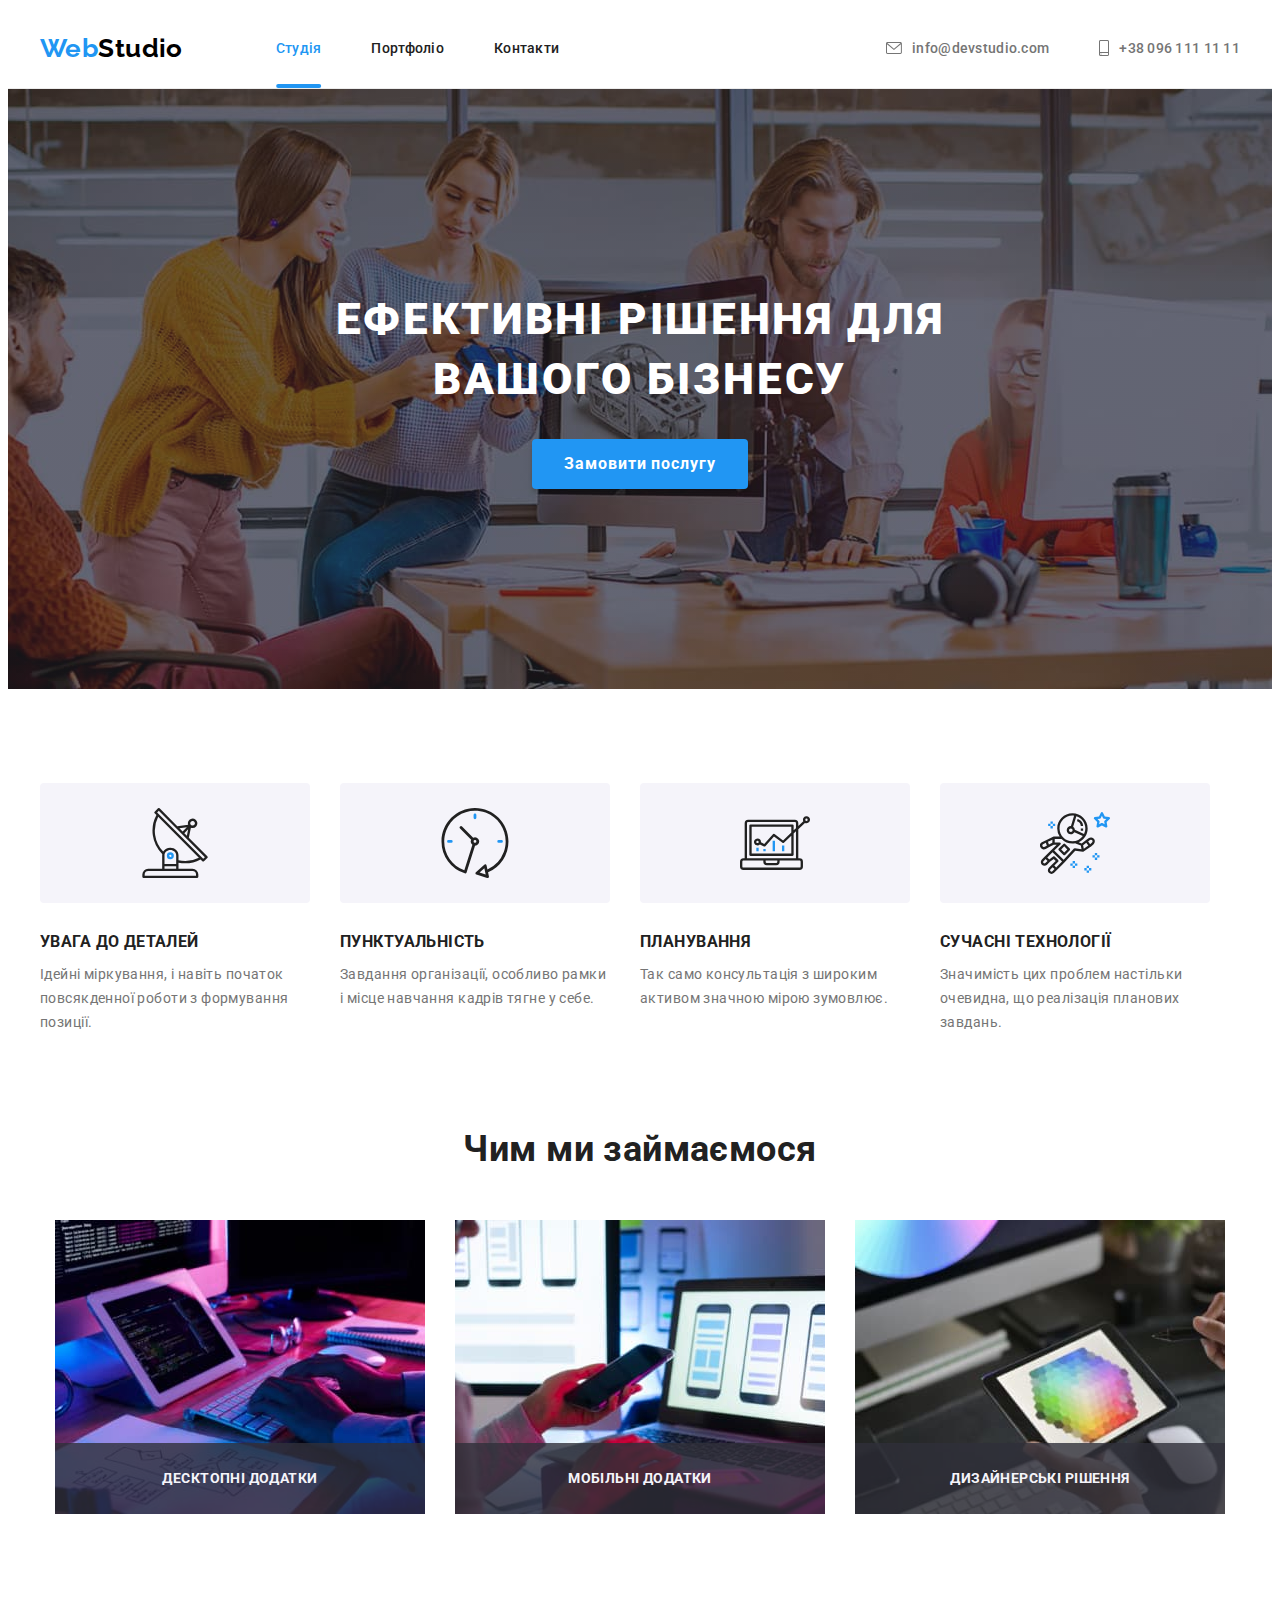
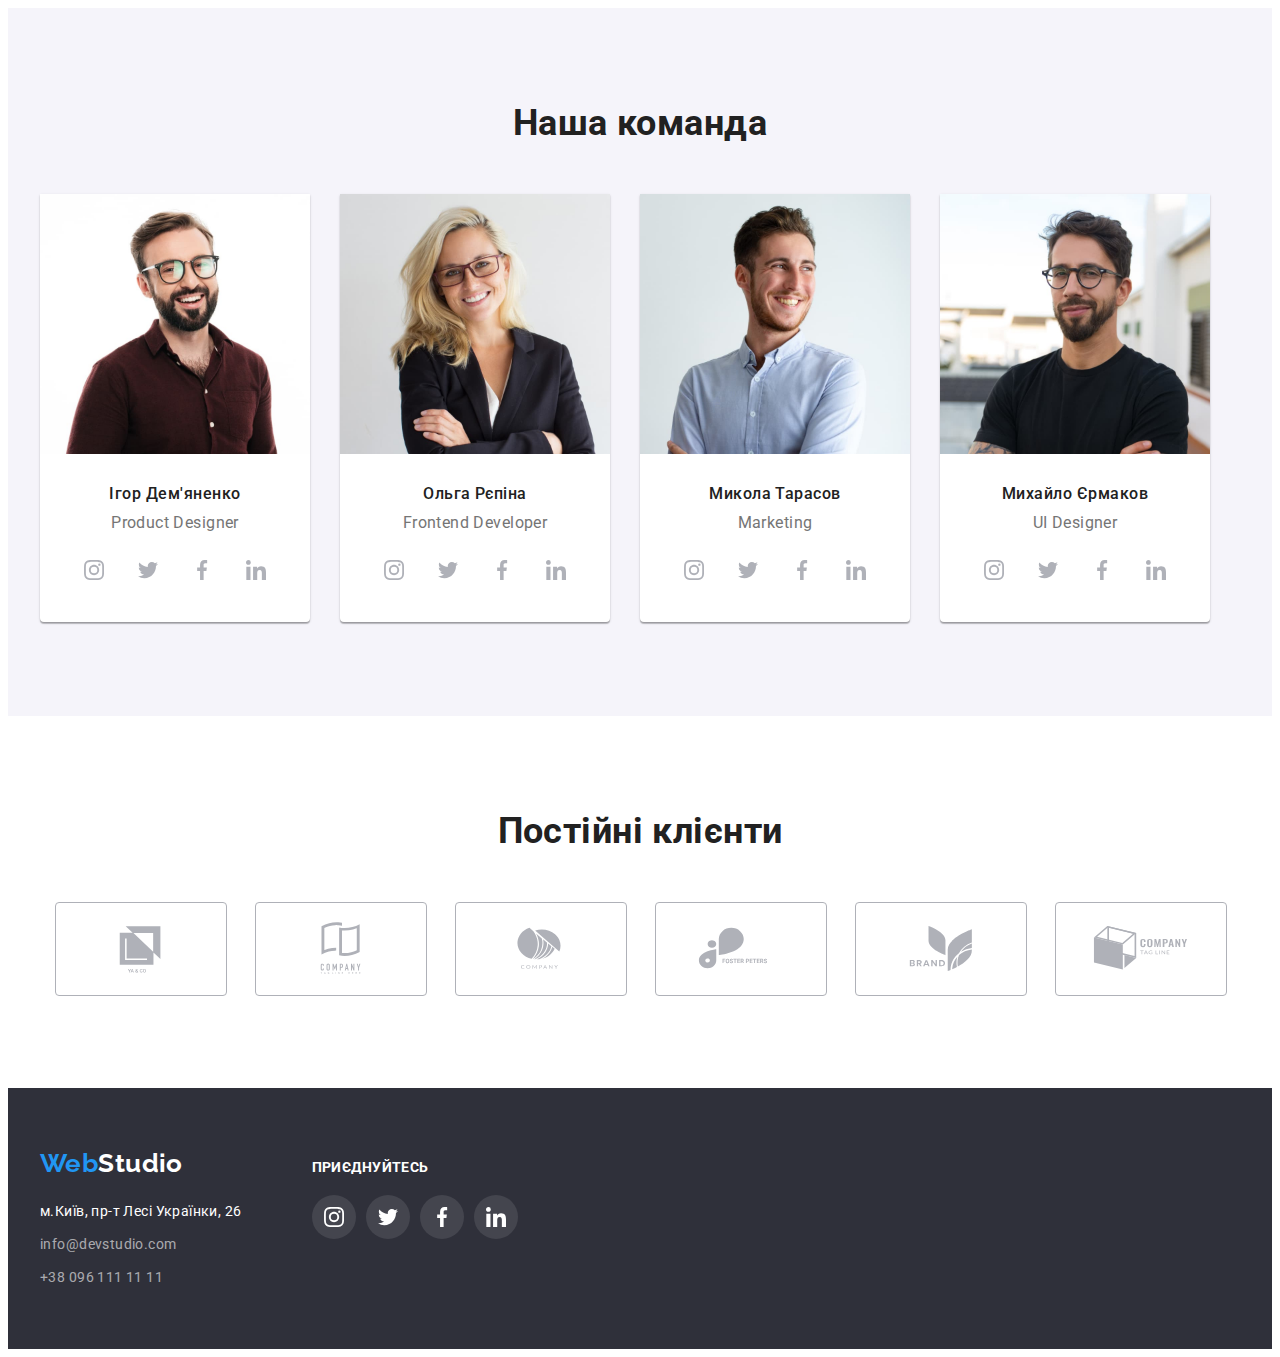
<file: index.html>
<!DOCTYPE html>
<html lang="uk">
  <head>
    <meta charset="UTF-8" />
    <meta http-equiv="X-UA-Compatible" content="IE=edge" />
    <meta name="viewport" content="width=device-width, initial-scale=1.0" />
    <title>Document</title>
    <link rel="preconnect" href="https://fonts.googleapis.com" />
    <link rel="preconnect" href="https://fonts.gstatic.com" crossorigin />

    <!-- Modern normalize -->
    <link
      rel="stylesheet"
      href="https://cdnjs.cloudflare.com/ajax/libs/modern-normalize/1.1.0/modern-normalize.min.css"
      integrity="sha512-wpPYUAdjBVSE4KJnH1VR1HeZfpl1ub8YT/NKx4PuQ5NmX2tKuGu6U/JRp5y+Y8XG2tV+wKQpNHVUX03MfMFn9Q=="
      crossorigin="anonymous"
      referrerpolicy="no-referrer"
    />

    <!-- Шріфти -->

    <link
      href="https://fonts.googleapis.com/css2?family=Raleway:wght@700&family=Roboto:wght@400;500;700;900&display=swap"
      rel="stylesheet"
    />

    <link rel="stylesheet" href="./css/styles.css" />
  </head>
  <body>
    <!-- Нвігаціяя сайту -->

    <header class="page-header">
      <div class="header-container container">
        <a href="./index.html" class="logo">
          <span class="accent">Web</span>Studio
        </a>
        <nav>
          <ul class="sitenav list">
            <li class="sitenav-item">
              <a href="./index.html" class="sitenav-link link current"
                >Студія</a
              >
            </li>
            <li class="sitenav-item">
              <a href="./portfolio.html" class="sitenav-link link">Портфоліо</a>
            </li>
            <li class="sitenav-item">
              <a href="" class="sitenav-link link">Контакти</a>
            </li>
          </ul>
        </nav>
        <ul class="header-contacts list">
          <li class="contacts-item">
            <a href="mailto:info@devstudio.com" class="contacts-link link">
              <svg class="contacts-icon" width="16" height="12">
                <use href="./images/icons.svg#envelope"></use>
              </svg>
              info@devstudio.com
            </a>
          </li>
          <li>
            <a href="tel:+380961111111" class="contacts-link link">
              <svg class="contacts-icon" width="10" height="16">
                <use href="./images/icons.svg#smartphone"></use>
              </svg>
              +38 096 111 11 11</a
            >
          </li>
        </ul>
      </div>
    </header>

    <!-- Головна частина сайту -->

    <main>
      <!-- Герой -->
      <section class="hero">
        <div class="hero-container container">
          <h1 class="hero-title">Ефективні рішення для вашого бізнесу</h1>
          <button type="button" class="button primary" data-modal-open>Замовити послугу</button>
        </div>
      </section>
      <!-- Переваги -->
      <section class="section">
        <div class="benefits-container container">
          <h2 class="hidden">Переваги</h2>
          <ul class="benefits-list list">
            <li class="benefits-item">
              <div class="icon-container">
                <svg class="benefits-icon" width="70" height="70">
                  <use href="./images/icons.svg#antenna"></use>
                </svg>
              </div>
              <h3 class="benefits-title">УВАГА ДО ДЕТАЛЕЙ</h3>
              <p class="benefits-text">
                Ідейні міркування, і навіть початок повсякденної роботи з
                формування позиції.
              </p>
            </li>
            <li class="benefits-item">
              <div class="icon-container">
                <svg class="benefits-icon" width="70" height="70">
                  <use href="./images/icons.svg#clock"></use>
                </svg>
              </div>
              <h3 class="benefits-title">ПУНКТУАЛЬНІСТЬ</h3>
              <p class="benefits-text">
                Завдання організації, особливо рамки і місце навчання кадрів
                тягне у себе.
              </p>
            </li>
            <li class="benefits-item">
              <div class="icon-container">
                <svg class="benefits-icon" width="70" height="70">
                  <use href="./images/icons.svg#diagram"></use>
                </svg>
              </div>
              <h3 class="benefits-title">ПЛАНУВАННЯ</h3>
              <p class="benefits-text">
                Так само консультація з широким активом значною мірою зумовлює.
              </p>
            </li>
            <li class="benefits-item">
              <div class="icon-container">
                <svg class="benefits-icon" width="70" height="70">
                  <use href="./images/icons.svg#astronaut"></use>
                </svg>
              </div>
              <h3 class="benefits-title">СУЧАСНІ ТЕХНОЛОГІЇ</h3>
              <p class="benefits-text">
                Значимість цих проблем настільки очевидна, що реалізація
                планових завдань.
              </p>
            </li>
          </ul>
        </div>
      </section>
      <!-- Наші можливості -->
      <section class="capabilities-section section">
        <div class="capabilities-container container">
          <h2 class="section-title">Чим ми займаємося</h2>
          <ul class="capabilities-list list">
            <li class="capabilities-item">
              <div class="block">
                <img
                  src="./images/box1.jpg"
                  alt="процес"
                  width="370"
                  height="294"
                />
                <div class="inscription">
                  <p class="inscription-text">Десктопні додатки</p>
                </div>
              </div>
            </li>
            <li class="capabilities-item">
              <div class="block">
              <img
                src="./images/box2.jpg"
                alt="процес"
                width="370"
                height="294"
              />
              <div class="inscription">
                  <p class="inscription-text">Мобільні додатки</p>
                </div>
              </div>
            </li>
            <li class="capabilities-item">
              <div class="block">
              <img
                src="./images/box3.jpg"
                alt="процес"
                width="370"
                height="294"
              />
              <div class="inscription">
                  <p class="inscription-text">Дизайнерські рішення</p>
                </div>
              </div>
            </li>
          </ul>
        </div>
      </section>
      <!-- Наша команда -->
      <section class="section team">
        <div class="container-team container">
          <h2 class="section-title">Наша команда</h2>
          <ul class="workers-list list">
            <li class="cards">
              <img
                src="./images/team_1.jpg"
                alt="Працівник"
                width="270"
                height="260"
              />
              <div class="cards-text">
                <h3 class="workers-title">Ігор Дем'яненко</h3>
                <p class="workers-profession">Product Designer</p>
                <ul class="socials list">
                  <li class="socials-item">
                    <a
                      href="https://www.instagram.com"
                      class="socials-link link"
                      target="_blank"
                      rel="noopener noreferrer"
                      aria-label="Instagram icon"
                    >
                      <svg class="socials-icon" width="20" height="20">
                        <use href="./images/icons.svg#instagram"></use></svg
                    ></a>
                  </li>
                  <li class="socials-item">
                    <a
                      href="https://twitter.com"
                      class="socials-link link"
                      target="_blank"
                      rel="noopener noreferrer"
                      aria-label="Twitter icon"
                      ><svg class="socials-icon" width="20" height="20">
                        <use href="./images/icons.svg#twitter"></use></svg
                    ></a>
                  </li>
                  <li class="socials-item">
                    <a
                      href="https://facebook.com"
                      class="socials-link link"
                      target="_blank"
                      rel="noopener noreferrer"
                      aria-label="Facebook icon"
                      ><svg class="socials-icon" width="20" height="20">
                        <use href="./images/icons.svg#facebook"></use></svg
                    ></a>
                  </li>
                  <li class="socials-item">
                    <a
                      href="https://linkedin.com/"
                      class="socials-link link"
                      target="_blank"
                      rel="noopener noreferrer"
                      aria-label="Linkedin icon"
                      ><svg class="socials-icon" width="20" height="20">
                        <use href="./images/icons.svg#linkedin"></use></svg
                    ></a>
                  </li>
                </ul>
              </div>
            </li>
            <li class="cards">
              <img
                src="./images/team_2.jpg"
                alt="Працівник"
                width="270"
                height="260"
              />
              <div class="cards-text">
                <h3 class="workers-title">Ольга Рєпіна</h3>
                <p class="workers-profession">Frontend Developer</p>
                <ul class="socials list">
                  <li class="socials-item">
                    <a
                      href="https://www.instagram.com"
                      class="socials-link link"
                      target="_blank"
                      rel="noopener noreferrer"
                      aria-label="Instagram icon"
                    >
                      <svg class="socials-icon" width="20" height="20">
                        <use href="./images/icons.svg#instagram"></use></svg
                    ></a>
                  </li>
                  <li class="socials-item">
                    <a
                      href="https://twitter.com"
                      class="socials-link link"
                      target="_blank"
                      rel="noopener noreferrer"
                      aria-label="Twitter icon"
                      ><svg class="socials-icon" width="20" height="20">
                        <use href="./images/icons.svg#twitter"></use></svg
                    ></a>
                  </li>
                  <li class="socials-item">
                    <a
                      href="https://facebook.com"
                      class="socials-link link"
                      target="_blank"
                      rel="noopener noreferrer"
                      aria-label="Facebook icon"
                      ><svg class="socials-icon" width="20" height="20">
                        <use href="./images/icons.svg#facebook"></use></svg
                    ></a>
                  </li>
                  <li class="socials-item">
                    <a
                      href="https://linkedin.com/"
                      class="socials-link link"
                      target="_blank"
                      rel="noopener noreferrer"
                      aria-label="Linkedin icon"
                      ><svg class="socials-icon" width="20" height="20">
                        <use href="./images/icons.svg#linkedin"></use></svg
                    ></a>
                  </li>
                </ul>
              </div>
            </li>
            <li class="cards">
              <img
                src="./images/team_3.jpg"
                alt="Працівник"
                width="270"
                height="260"
              />
              <div class="cards-text">
                <h3 class="workers-title">Микола Тарасов</h3>
                <p class="workers-profession">Marketing</p>
                <ul class="socials list">
                  <li class="socials-item">
                    <a
                      href="https://www.instagram.com"
                      class="socials-link link"
                      target="_blank"
                      rel="noopener noreferrer"
                      aria-label="Instagram icon"
                    >
                      <svg class="socials-icon" width="20" height="20">
                        <use href="./images/icons.svg#instagram"></use></svg
                    ></a>
                  </li>
                  <li class="socials-item">
                    <a
                      href="https://twitter.com"
                      class="socials-link link"
                      target="_blank"
                      rel="noopener noreferrer"
                      aria-label="Twitter icon"
                      ><svg class="socials-icon" width="20" height="20">
                        <use href="./images/icons.svg#twitter"></use></svg
                    ></a>
                  </li>
                  <li class="socials-item">
                    <a
                      href="https://facebook.com"
                      class="socials-link link"
                      target="_blank"
                      rel="noopener noreferrer"
                      aria-label="Facebook icon"
                      ><svg class="socials-icon" width="20" height="20">
                        <use href="./images/icons.svg#facebook"></use></svg
                    ></a>
                  </li>
                  <li class="socials-item">
                    <a
                      href="https://linkedin.com/"
                      class="socials-link link"
                      target="_blank"
                      rel="noopener noreferrer"
                      aria-label="Linkedin icon"
                      ><svg class="socials-icon" width="20" height="20">
                        <use href="./images/icons.svg#linkedin"></use></svg
                    ></a>
                  </li>
                </ul>
              </div>
            </li>
            <li class="cards">
              <img
                src="./images/team_4.jpg"
                alt="Працівник"
                width="270"
                height="260"
              />
              <div class="cards-text">
                <h3 class="workers-title">Михайло Єрмаков</h3>
                <p class="workers-profession">UI Designer</p>
                <ul class="socials list">
                  <li class="socials-item">
                    <a
                      href="https://www.instagram.com"
                      class="socials-link link"
                      target="_blank"
                      rel="noopener noreferrer"
                      aria-label="Instagram icon"
                    >
                      <svg class="socials-icon" width="20" height="20">
                        <use href="./images/icons.svg#instagram"></use></svg
                    ></a>
                  </li>
                  <li class="socials-item">
                    <a
                      href="https://twitter.com"
                      class="socials-link link"
                      target="_blank"
                      rel="noopener noreferrer"
                      aria-label="Twitter icon"
                      ><svg class="socials-icon" width="20" height="20">
                        <use href="./images/icons.svg#twitter"></use></svg
                    ></a>
                  </li>
                  <li class="socials-item">
                    <a
                      href="https://facebook.com"
                      class="socials-link link"
                      target="_blank"
                      rel="noopener noreferrer"
                      aria-label="Facebook icon"
                      ><svg class="socials-icon" width="20" height="20">
                        <use href="./images/icons.svg#facebook"></use></svg
                    ></a>
                  </li>
                  <li class="socials-item">
                    <a
                      href="https://linkedin.com/"
                      class="socials-link link"
                      target="_blank"
                      rel="noopener noreferrer"
                      aria-label="Linkedin icon"
                      ><svg class="socials-icon" width="20" height="20">
                        <use href="./images/icons.svg#linkedin"></use></svg
                    ></a>
                  </li>
                </ul>
              </div>
            </li>
          </ul>
        </div>
      </section>
      <!-- Постійні клієнти -->
      <sectin class="section clients">
        <div class="container-clients container">
          <h2 class="section-title">Постійні клієнти</h2>
          <ul class="clients-list list">
            <li class="clients-item">
              <a
                href=""
                class="clients-link link"
                target=""
                rel="noopener noreferrer"
                aria-label="icon"
              >
                <svg class="clients-icon" width="106" height="60">
                  <use href="./images/icons.svg#Logo1"></use></svg
              ></a>
            </li>
            <li class="clients-item">
              <a
                href=""
                class="clients-link link"
                target=""
                rel="noopener noreferrer"
                aria-label="icon"
              >
                <svg class="clients-icon" width="106" height="60">
                  <use href="./images/icons.svg#Logo2"></use></svg
              ></a>
            </li>
            <li class="clients-item">
              <a
                href=""
                class="clients-link link"
                target=""
                rel="noopener noreferrer"
                aria-label="icon"
              >
                <svg class="clients-icon" width="106" height="60">
                  <use href="./images/icons.svg#Logo3"></use></svg
              ></a>
            </li>
            <li class="clients-item">
              <a
                href=""
                class="clients-link link"
                target=""
                rel="noopener noreferrer"
                aria-label="icon"
              >
                <svg class="clients-icon" width="106" height="60">
                  <use href="./images/icons.svg#Logo4"></use></svg
              ></a>
            </li>
            <li class="clients-item">
              <a
                href=""
                class="clients-link link"
                target=""
                rel="noopener noreferrer"
                aria-label="icon"
              >
                <svg class="clients-icon" width="106" height="60">
                  <use href="./images/icons.svg#Logo5"></use></svg
              ></a>
            </li>
            <li class="clients-item">
              <a
                href=""
                class="clients-link link"
                target=""
                rel="noopener noreferrer"
                aria-label="icon"
              >
                <svg class="clients-icon" width="106" height="60">
                  <use href="./images/icons.svg#Logo6"></use></svg
              ></a>
            </li>
          </ul>
        </div>
      </sectin>
    </main>

    <!-- Підвал -->

    <footer class="footer">
      <div class="footer-container container">
        <div class="communication-container">
          <a href="./index.html" class="footer-logo">
            <span class="accent">Web</span>Studio
          </a>
          <address>
            <ul class="communication-list list">
              <li class="communication-item">
                <a href="" class="link addres">м.Київ, пр-т Лесі Українки, 26</a>
              </li>
              <li class="communication-item">
                <a href="mailto:info@devstudio.com" class="link contacts"
                  >info@devstudio.com</a
                >
              </li>
              <li class="communication-item">
                <a href="tel:+380961111111" class="link contacts"
                  >+38 096 111 11 11</a
                >
              </li>
            </ul>
          </address>
        </div>
        <div class="socials-container">
          <p class="socials-title">приєднуйтесь</p>
          <ul class="footer-socials list">
            <li class="footer-socials-item">
              <a
                href="https://www.instagram.com"
                class="footer-socials-link link"
                target="_blank"
                rel="noopener noreferrer"
                aria-label="Instagram icon"
              >
                <svg class="footer-socials-icon" width="20" height="20">
                  <use href="./images/icons.svg#instagram"></use></svg
              ></a>
            </li>
            <li class="footer-socials-item">
              <a
                href="https://twitter.com"
                class="footer-socials-link link"
                target="_blank"
                rel="noopener noreferrer"
                aria-label="Twitter icon"
                ><svg class="footer-socials-icon" width="20" height="20">
                  <use href="./images/icons.svg#twitter"></use></svg
              ></a>
            </li>
            <li class="footer-socials-item">
              <a
                href="https://facebook.com"
                class="footer-socials-link link"
                target="_blank"
                rel="noopener noreferrer"
                aria-label="Facebook icon"
                ><svg class="footer-socials-icon" width="20" height="20">
                  <use href="./images/icons.svg#facebook"></use></svg
              ></a>
            </li>
            <li class="footer-socials-item">
              <a
                href="https://linkedin.com/"
                class="footer-socials-link link"
                target="_blank"
                rel="noopener noreferrer"
                aria-label="Linkedin icon"
                ><svg class="footer-socials-icon" width="20" height="20">
                  <use href="./images/icons.svg#linkedin"></use></svg
              ></a>
            </li>
          </ul>
        </div>
      </div>
    </footer>

<!-- Modal window -->
<div class="backdrop is-hidden" data-modal>
  <div class="modal">
    <button type="button" class="modal-btn" data-modal-close>
      <svg class="modal-icon" width="18" height="18">
      <use href="./images/icons.svg#close"></use>
    </svg></button>
  </div>
</div>
    <script src="./js/modal.js"></script>
  </body>
</html>
</file>
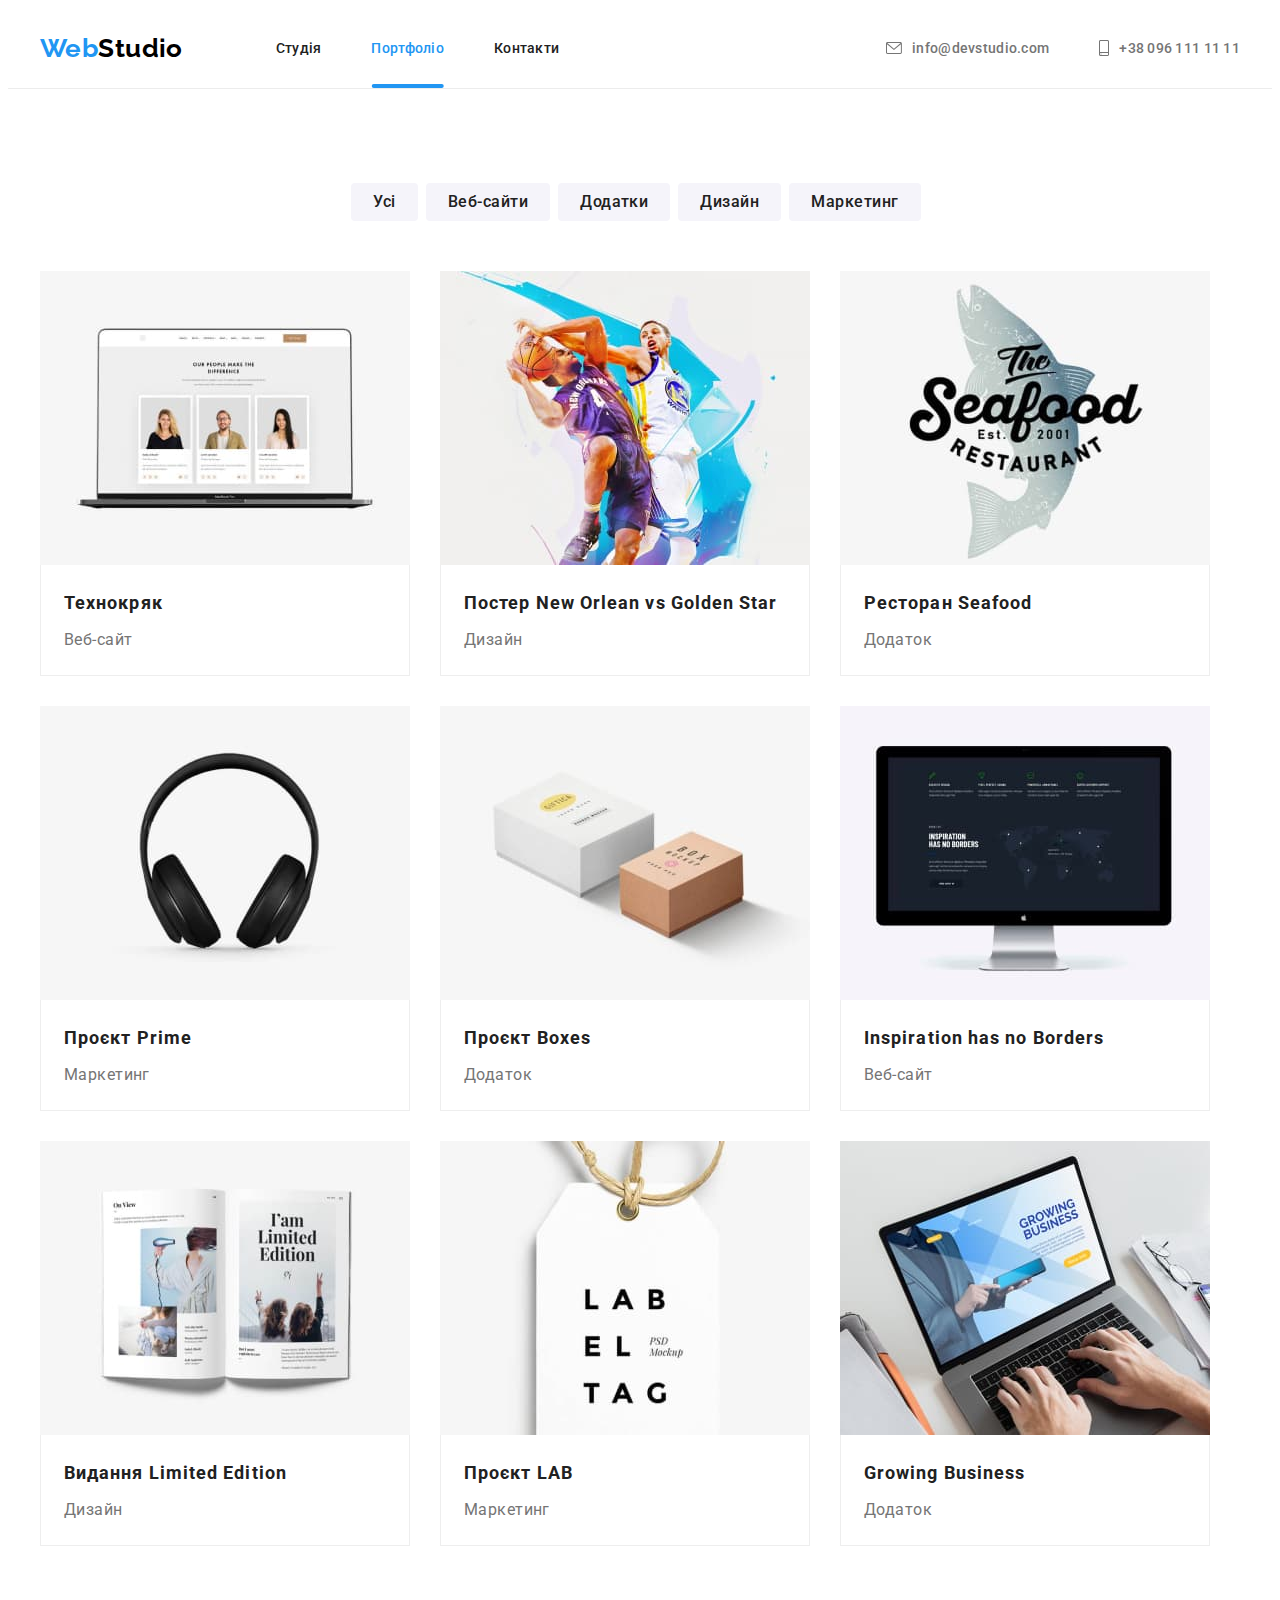
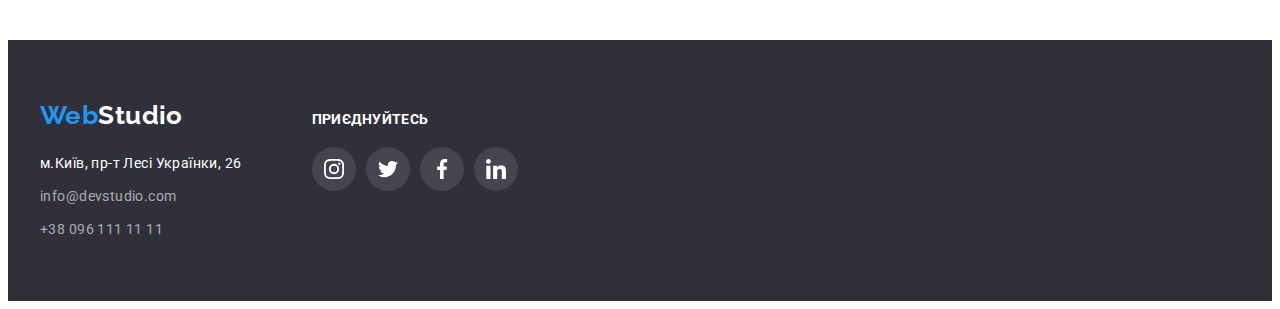
<file: portfolio.html>
<!DOCTYPE html>
<html lang="uk">
  <head>
    <meta charset="UTF-8" />
    <meta http-equiv="X-UA-Compatible" content="IE=edge" />
    <meta name="viewport" content="width=device-width, initial-scale=1.0" />
    <title>Document</title>

    <!-- Modern normalize -->
    <link
      rel="stylesheet"
      href="https://cdnjs.cloudflare.com/ajax/libs/modern-normalize/1.1.0/modern-normalize.min.css"
      integrity="sha512-wpPYUAdjBVSE4KJnH1VR1HeZfpl1ub8YT/NKx4PuQ5NmX2tKuGu6U/JRp5y+Y8XG2tV+wKQpNHVUX03MfMFn9Q=="
      crossorigin="anonymous"
      referrerpolicy="no-referrer"
    />

    <!-- Шріфти -->
    <link
      href="https://fonts.googleapis.com/css2?family=Raleway:wght@700&family=Roboto:wght@400;500;700;900&display=swap"
      rel="stylesheet"
    />
    <link rel="stylesheet" href="./css/styles.css" />
  </head>
  <body>
    <!-- Нвігаціяя сайту -->
    <header class="page-header">
      <div class="header-container container">
        <a href="./index.html" class="logo">
          <span class="accent">Web</span>Studio
        </a>
        <nav>
          <ul class="sitenav list">
            <li class="sitenav-item">
              <a href="./index.html" class="sitenav-link link">Студія</a>
            </li>
            <li class="sitenav-item">
              <a href="./portfolio.html" class="sitenav-link link current"
                >Портфоліо</a
              >
            </li>
            <li class="sitenav-item">
              <a href="" class="sitenav-link link">Контакти</a>
            </li>
          </ul>
        </nav>
        <ul class="header-contacts list">
          <li class="contacts-item">
            <a href="mailto:info@devstudio.com" class="contacts-link link">
              <svg class="contacts-icon" width="16" height="12">
                <use href="./images/icons.svg#envelope"></use>
              </svg>
              info@devstudio.com
            </a>
          </li>
          <li>
            <a href="tel:+380961111111" class="contacts-link link">
              <svg class="contacts-icon" width="10" height="16">
                <use href="./images/icons.svg#smartphone"></use>
              </svg>
              +38 096 111 11 11</a
            >
          </li>
        </ul>
      </div>
    </header>
    <main>
      <!-- Наші проєкти -->

      <section class="section">
        <div class="container">
          <h1 class="hidden">Наші проєкти</h1>
          <ul class="btn-list btn list">
            <li class="btn-item">
              <button type="button" class="button secondary">Усі</button>
            </li>
            <li class="btn-item">
              <button type="button" class="button secondary">Веб-сайти</button>
            </li>
            <li class="btn-item">
              <button type="button" class="button secondary">Додатки</button>
            </li>
            <li class="btn-item">
              <button type="button" class="button secondary">Дизайн</button>
            </li>
            <li class="btn-item">
              <button type="button" class="button secondary">Маркетинг</button>
            </li>
          </ul>
          <ul class="projects-list projects list">
            <li class="projects-item">
              <a href="" class="projects-link link">
                <div class="projects-thumb">
                  <img
                    src="./images/project1.jpg"
                    alt="Проєкт"
                    width="370"
                    height="294"
                  />
                  <div class="overlay">
                    <p class="overlay-text">
                      Ресурс пропонує комплексні пропозиції з різним рівнем
                      функціоналу та сервісів. Все це дозволить відвідувачу
                      отримати вичерпні відомості про компанію чи приватну особу.
                    </p>
                  </div>
                </div>
                <div class="wrepper">
                  <h2 class="projects-title">Технокряк</h2>
                  <p class="projects-text">Веб-сайт</p>
                </div>
              </a>
            </li>
            <li class="projects-item">
              <a href="" class="projects-link link">
                <div class="projects-thumb">
                <img
                  src="./images/project2.jpg"
                  alt="Проєкт"
                  width="370"
                  height="294"
                />
                <div class="overlay">
                    <p class="overlay-text">
                      Ресурс пропонує комплексні пропозиції з різним рівнем
                      функціоналу та сервісів. Все це дозволить відвідувачу
                      отримати вичерпні відомості про компанію чи приватну особу.
                    </p>
                  </div>
                </div>
                <div class="wrepper">
                  <h2 class="projects-title">
                    Постер New Orlean vs Golden Star
                  </h2>
                  <p class="projects-text">Дизайн</p>
                </div>
              </a>
            </li>
            <li class="projects-item">
              <a href="" class="projects-link link">
                <div class="projects-thumb">
                <img
                  src="./images/project3.jpg"
                  alt=""
                  width="370"
                  height="294"
                />
                <div class="overlay">
                    <p class="overlay-text">
                      Ресурс пропонує комплексні пропозиції з різним рівнем
                      функціоналу та сервісів. Все це дозволить відвідувачу
                      отримати вичерпні відомості про компанію чи приватну особу.
                    </p>
                  </div>
                </div>
                <div class="wrepper">
                  <h2 class="projects-title">Ресторан Seafood</h2>
                  <p class="projects-text">Додаток</p>
                </div>
              </a>
            </li>
            <li class="projects-item">
              <a href="" class="projects-link link">
                <div class="projects-thumb">
                <img
                  src="./images/project4.jpg"
                  alt="Працівник"
                  width="370"
                  height="294"
                />
                <div class="overlay">
                    <p class="overlay-text">
                      Ресурс пропонує комплексні пропозиції з різним рівнем
                      функціоналу та сервісів. Все це дозволить відвідувачу
                      отримати вичерпні відомості про компанію чи приватну особу.
                    </p>
                  </div>
                </div>
                <div class="wrepper">
                  <h2 class="projects-title">Проєкт Prime</h2>
                  <p class="projects-text">Маркетинг</p>
                </div>
              </a>
            </li>
            <li class="projects-item">
              <a href="" class="projects-link link">
                <div class="projects-thumb">
                <img
                  src="./images/project5.jpg"
                  alt="Працівник"
                  width="370"
                  height="294"
                />
                <div class="overlay">
                    <p class="overlay-text">
                      Ресурс пропонує комплексні пропозиції з різним рівнем
                      функціоналу та сервісів. Все це дозволить відвідувачу
                      отримати вичерпні відомості про компанію чи приватну особу.
                    </p>
                  </div>
                </div>
                <div class="wrepper">
                  <h2 class="projects-title">Проєкт Boxes</h2>
                  <p class="projects-text">Додаток</p>
                </div>
              </a>
            </li>
            <li class="projects-item">
              <a href="" class="projects-link link">
                <div class="projects-thumb">
                <img
                  src="./images/project6.jpg"
                  alt="Працівник"
                  width="370"
                  height="294"
                />
                <div class="overlay">
                    <p class="overlay-text">
                      Ресурс пропонує комплексні пропозиції з різним рівнем
                      функціоналу та сервісів. Все це дозволить відвідувачу
                      отримати вичерпні відомості про компанію чи приватну особу.
                    </p>
                  </div>
                </div>
                <div class="wrepper">
                  <h2 class="projects-title">Inspiration has no Borders</h2>
                  <p class="projects-text">Веб-сайт</p>
                </div>
              </a>
            </li>
            <li class="projects-item">
              <a href="" class="projects-link link">
                <div class="projects-thumb">
                <img
                  src="./images/project7.jpg"
                  alt="Працівник"
                  width="370"
                  height="294"
                />
                <div class="overlay">
                    <p class="overlay-text">
                      Ресурс пропонує комплексні пропозиції з різним рівнем
                      функціоналу та сервісів. Все це дозволить відвідувачу
                      отримати вичерпні відомості про компанію чи приватну особу.
                    </p>
                  </div>
                </div>
                <div class="wrepper">
                  <h2 class="projects-title">Видання Limited Edition</h2>
                  <p class="projects-text">Дизайн</p>
                </div>
              </a>
            </li>
            <li class="projects-item">
              <a href="" class="projects-link link">
                <div class="projects-thumb">
                <img
                  src="./images/project8.jpg"
                  alt="Працівник"
                  width="370"
                  height="294"
                />
                <div class="overlay">
                    <p class="overlay-text">
                      Ресурс пропонує комплексні пропозиції з різним рівнем
                      функціоналу та сервісів. Все це дозволить відвідувачу
                      отримати вичерпні відомості про компанію чи приватну особу.
                    </p>
                  </div>
                </div>
                <div class="wrepper">
                  <h2 class="projects-title">Проєкт LAB</h2>
                  <p class="projects-text">Маркетинг</p>
                </div>
              </a>
            </li>
            <li class="projects-item">
              <a href="" class="projects-link link">
                <div class="projects-thumb">
                <img
                  src="./images/project9.jpg"
                  alt="Працівник"
                  width="370"
                  height="294"
                />
                <div class="overlay">
                    <p class="overlay-text">
                      Ресурс пропонує комплексні пропозиції з різним рівнем
                      функціоналу та сервісів. Все це дозволить відвідувачу
                      отримати вичерпні відомості про компанію чи приватну особу.
                    </p>
                  </div>
                </div>
                <div class="wrepper">
                  <h2 class="projects-title">Growing Business</h2>
                  <p class="projects-text">Додаток</p>
                </div>
              </a>
            </li>
          </ul>
        </div>
      </section>
    </main>

    <!-- Підвал -->

    <footer class="footer">
      <div class="footer-container container">
        <div class="communication-container">
          <a href="./index.html" class="footer-logo">
            <span class="accent">Web</span>Studio
          </a>
          <address>
            <ul class="communication-list list">
              <li class="communication-item">
                <a href="" class="link addres"
                  >м.Київ, пр-т Лесі Українки, 26</a
                >
              </li>
              <li class="communication-item">
                <a href="mailto:info@devstudio.com" class="link contacts"
                  >info@devstudio.com</a
                >
              </li>
              <li class="communication-item">
                <a href="tel:+380961111111" class="link contacts"
                  >+38 096 111 11 11</a
                >
              </li>
            </ul>
          </address>
        </div>
        <div class="socials-container">
          <p class="socials-title">приєднуйтесь</p>
          <ul class="footer-socials list">
            <li class="footer-socials-item">
              <a
                href="https://www.instagram.com"
                class="footer-socials-link link"
                target="_blank"
                rel="noopener noreferrer"
                aria-label="Instagram icon"
              >
                <svg class="footer-socials-icon" width="20" height="20">
                  <use href="./images/icons.svg#instagram"></use></svg
              ></a>
            </li>
            <li class="footer-socials-item">
              <a
                href="https://twitter.com"
                class="footer-socials-link link"
                target="_blank"
                rel="noopener noreferrer"
                aria-label="Twitter icon"
                ><svg class="footer-socials-icon" width="20" height="20">
                  <use href="./images/icons.svg#twitter"></use></svg
              ></a>
            </li>
            <li class="footer-socials-item">
              <a
                href="https://facebook.com"
                class="footer-socials-link link"
                target="_blank"
                rel="noopener noreferrer"
                aria-label="Facebook icon"
                ><svg class="footer-socials-icon" width="20" height="20">
                  <use href="./images/icons.svg#facebook"></use></svg
              ></a>
            </li>
            <li class="footer-socials-item">
              <a
                href="https://linkedin.com/"
                class="footer-socials-link link"
                target="_blank"
                rel="noopener noreferrer"
                aria-label="Linkedin icon"
                ><svg class="footer-socials-icon" width="20" height="20">
                  <use href="./images/icons.svg#linkedin"></use></svg
              ></a>
            </li>
          </ul>
        </div>
      </div>
    </footer>
  </body>
</html>
</file>
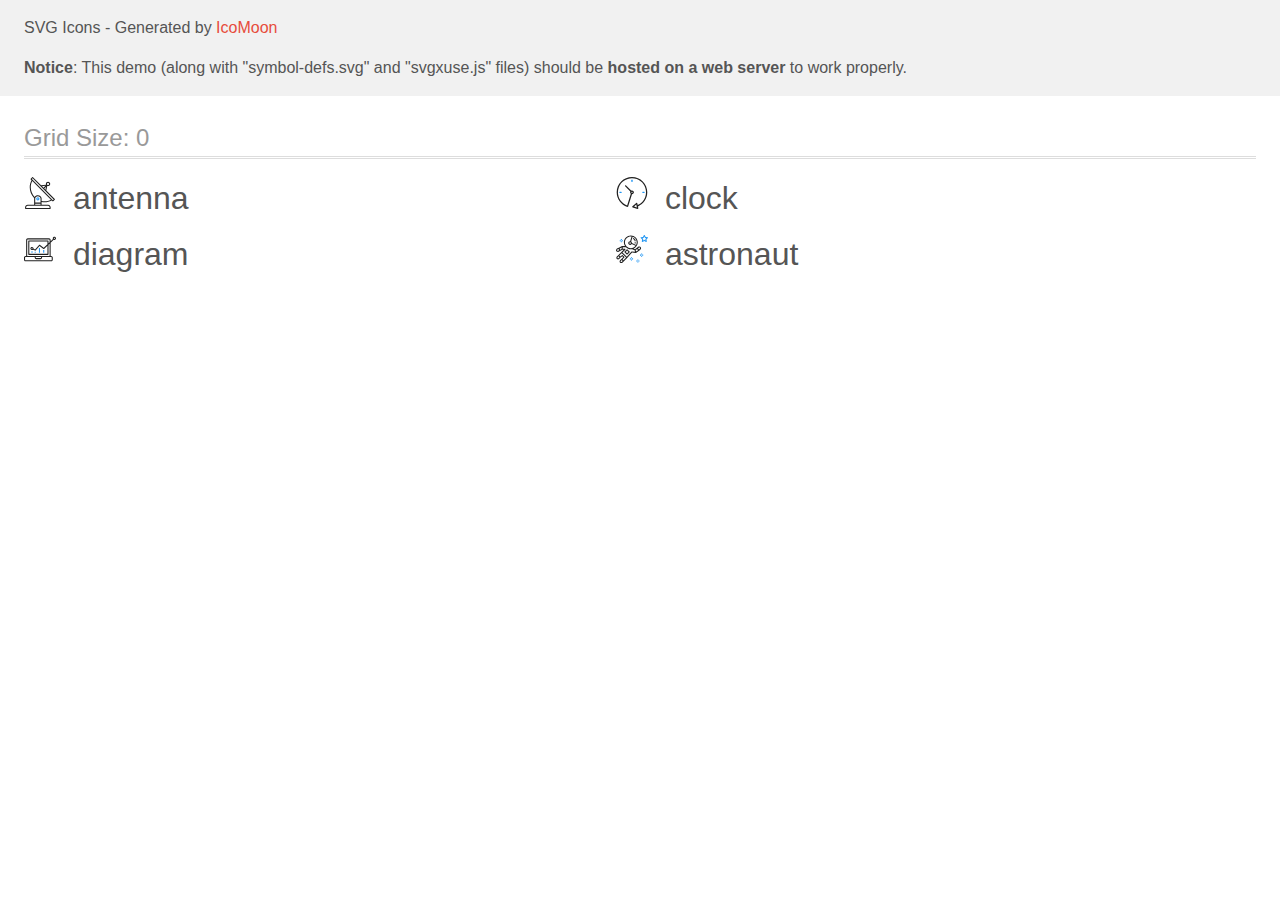
<file: images/icomoon/demo-external-svg.html>
<!doctype html>
<html>
<head>
    <title>IcoMoon - SVG Icons</title>
    <meta charset="utf-8">
    <meta name="viewport" content="width=device-width, initial-scale=1">
    <link rel="stylesheet" href="demo-files/demo.css">
    <link rel="stylesheet" href="style.css">
</head>
<body>
<header class="bgc1 clearfix">
<div class="mhl">
    <p>SVG Icons - Generated by <a href="https://icomoon.io/app">IcoMoon</a></p><p><strong>Notice</strong>: This demo (along with "symbol-defs.svg" and "svgxuse.js" files) should be <b>hosted on a web server</b> to work properly.</p>
</div>
</header>
    <div class="clearfix mhl ptl">
        <h1 class="mvm mtn fgc1">Grid Size: 0</h1>
        <div class="glyph fs1">
            <div class="clearfix pbs">
                <svg class="icon antenna"><use xlink:href="symbol-defs.svg#antenna"></use></svg><span class="name"> antenna</span>
            </div>
        </div>
        <div class="glyph fs1">
            <div class="clearfix pbs">
                <svg class="icon clock"><use xlink:href="symbol-defs.svg#clock"></use></svg><span class="name"> clock</span>
            </div>
        </div>
        <div class="glyph fs1">
            <div class="clearfix pbs">
                <svg class="icon diagram"><use xlink:href="symbol-defs.svg#diagram"></use></svg><span class="name"> diagram</span>
            </div>
        </div>
        <div class="glyph fs1">
            <div class="clearfix pbs">
                <svg class="icon astronaut"><use xlink:href="symbol-defs.svg#astronaut"></use></svg><span class="name"> astronaut</span>
            </div>
        </div>
  </div>
<script defer src="svgxuse.js"></script>
</body>
</html>
</file>
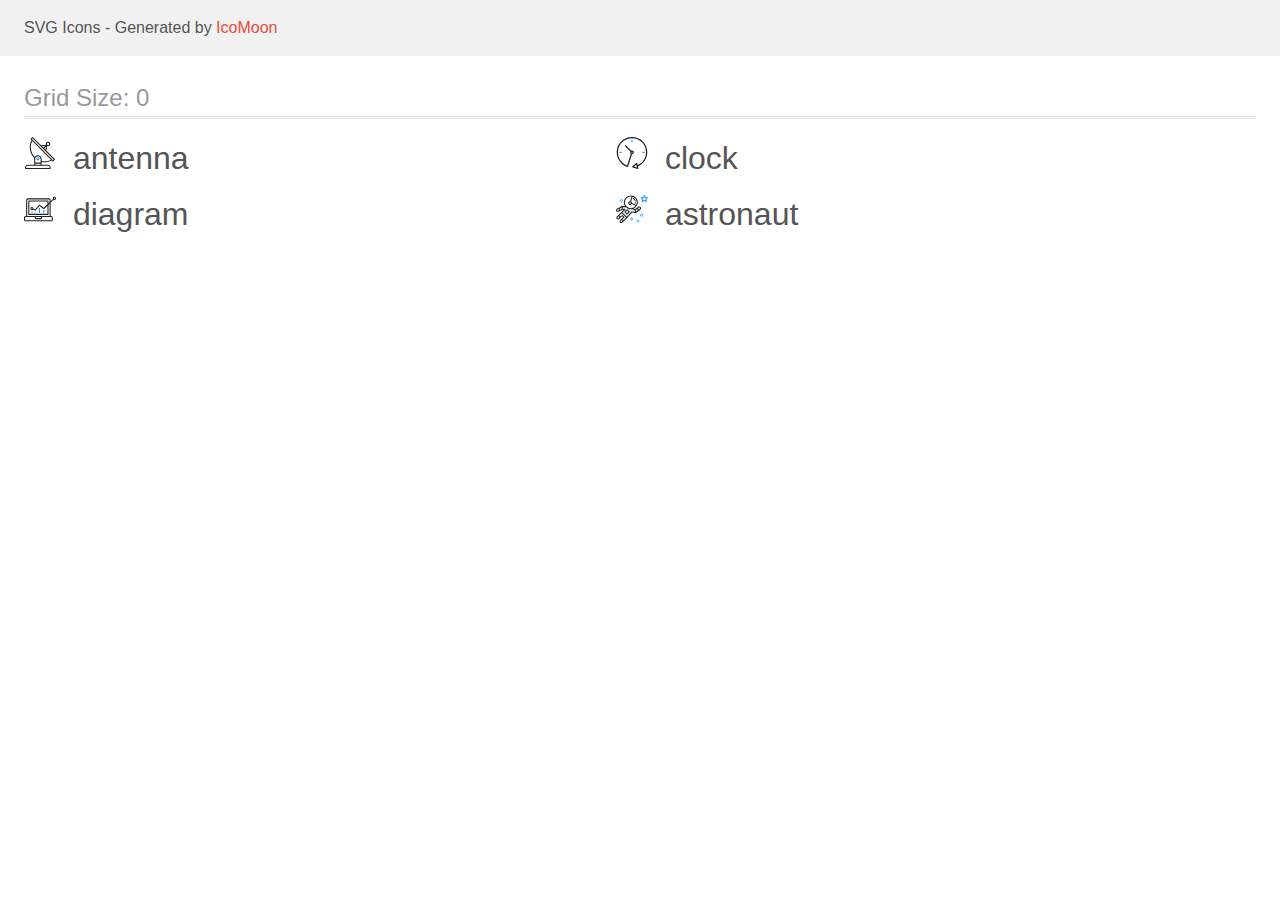
<file: images/icomoon/demo.html>
<!doctype html>
<html>
<head>
    <title>IcoMoon - SVG Icons</title>
    <meta charset="utf-8">
    <meta name="viewport" content="width=device-width, initial-scale=1">
    <link rel="stylesheet" href="demo-files/demo.css">
    <link rel="stylesheet" href="style.css">
</head>
<body>
<svg aria-hidden="true" style="position: absolute; width: 0; height: 0; overflow: hidden;" version="1.1" xmlns="http://www.w3.org/2000/svg" xmlns:xlink="http://www.w3.org/1999/xlink">
<defs>
<symbol id="antenna" viewBox="0 0 32 32">
<path fill="#212121" style="fill: var(--color1, #212121)" d="M30.773 22.098l-8.443-8.505 0.937-4.615c0.242 0.094 0.499 0.144 0.758 0.146h0.006c1.192 0.014 2.17-0.941 2.184-2.133s-0.941-2.17-2.133-2.184c-1.192-0.014-2.17 0.941-2.184 2.133-0.003 0.255 0.039 0.509 0.125 0.749l-4.96 0.605-8.091-8.133c-0.099-0.101-0.235-0.159-0.377-0.16-0.14 0.001-0.274 0.056-0.373 0.155l-1.513 1.504c-0.208 0.208-0.208 0.546 0 0.754l0.814 0.826c-3.153 5.798-2.129 12.978 2.519 17.663 0.043 0.041 0.092 0.074 0.146 0.098-0.034 0.18-0.051 0.364-0.052 0.547v6.187h-6.4c-1.472 0.002-2.665 1.195-2.667 2.667v1.067c0 0.295 0.239 0.533 0.533 0.533h24.533c0.295 0 0.533-0.239 0.533-0.533v-1.067c-0.002-1.472-1.195-2.665-2.667-2.667h-6.4v-2.742c1.003 0.21 2.024 0.317 3.049 0.32 2.458-0.003 4.877-0.615 7.040-1.783l0.818 0.823c0.099 0.101 0.235 0.159 0.377 0.16 0.14-0.001 0.274-0.056 0.373-0.155l1.513-1.504c0.208-0.208 0.208-0.546 0-0.754zM23.28 6.233c0.418-0.415 1.093-0.414 1.508 0.004s0.414 1.093-0.004 1.508c-0.2 0.199-0.47 0.31-0.752 0.31h-0.003c-0.589-0.003-1.064-0.483-1.061-1.072 0.002-0.282 0.115-0.552 0.314-0.751h-0.002zM22.024 9.738l-0.598 2.946-1.175-1.182 1.774-1.763zM21.419 8.836l-1.92 1.909-1.485-1.493 3.405-0.415zM24.004 28.8c0.884 0 1.6 0.716 1.6 1.6v0.533h-23.467v-0.533c0-0.884 0.716-1.6 1.6-1.6h20.267zM16.537 26.667v1.067h-5.333v-1.067h5.333zM11.204 25.6v-4.053c0-1.294 1.196-2.347 2.667-2.347s2.667 1.053 2.667 2.347v4.053h-5.333zM17.604 23.904v-2.357c0-1.882-1.675-3.413-3.733-3.413-1.331-0.020-2.576 0.657-3.281 1.786-4.058-4.274-4.971-10.645-2.279-15.887l18.602 18.708c-2.872 1.461-6.165 1.873-9.309 1.163zM28.893 23.22l-21.057-21.181 0.755-0.752 7.935 7.98c0.004 0 0.006 0.007 0.010 0.010l13.115 13.191-0.757 0.752z"></path>
<path fill="#2196f3" style="fill: var(--color2, #2196f3)" d="M13.876 20.267h-0.005c-0.884-0.001-1.601 0.714-1.602 1.598s0.714 1.601 1.598 1.602h0.005c0.884 0.001 1.601-0.714 1.602-1.598s-0.714-1.601-1.598-1.602zM14.249 22.245c-0.1 0.1-0.236 0.156-0.378 0.155-0.295-0.002-0.532-0.242-0.531-0.536 0.001-0.141 0.057-0.276 0.157-0.375s0.233-0.154 0.373-0.155c0.295 0.002 0.532 0.241 0.53 0.536-0.001 0.141-0.057 0.276-0.157 0.375h0.005z"></path>
</symbol>
<symbol id="clock" viewBox="0 0 32 32">
<path fill="#212121" style="fill: var(--color1, #212121)" d="M31.297 15.301c-0.002-8.452-6.855-15.303-15.308-15.301s-15.303 6.855-15.301 15.308c0.001 6.658 4.307 12.551 10.649 14.576 0.061 0.019 0.124 0.029 0.187 0.029 0.121-0 0.239-0.032 0.342-0.094 0.135-0.080 0.236-0.207 0.283-0.356l3.865-12.25c1.057-0.005 1.909-0.866 1.903-1.923s-0.866-1.909-1.923-1.903c-0.284 0.001-0.565 0.067-0.82 0.191l-5.106-5.107c-0.253-0.245-0.657-0.238-0.902 0.016-0.239 0.247-0.239 0.639 0 0.886l5.103 5.109c-0.392 0.799-0.168 1.764 0.536 2.309l-3.683 11.673c-7.278-2.681-11.004-10.754-8.323-18.032s10.754-11.004 18.032-8.323 11.004 10.754 8.323 18.032c-1.31 3.556-4.001 6.431-7.462 7.973l-0.398-1.874c-0.073-0.344-0.411-0.565-0.756-0.492-0.109 0.023-0.209 0.074-0.292 0.148l-3.837 3.426c-0.263 0.234-0.287 0.637-0.052 0.9 0.076 0.085 0.174 0.149 0.283 0.184l4.899 1.563c0.335 0.108 0.694-0.077 0.802-0.412 0.034-0.106 0.040-0.219 0.017-0.328l-0.391-1.839c5.664-2.388 9.342-7.942 9.329-14.089zM15.992 14.664c0.352 0 0.638 0.286 0.638 0.638s-0.286 0.638-0.638 0.638c-0.352 0-0.638-0.285-0.638-0.638s0.285-0.638 0.638-0.638zM18.093 29.528l2.184-1.948 0.603 2.84-2.787-0.892z"></path>
<path fill="#2196f3" style="fill: var(--color2, #2196f3)" d="M15.354 3.185v1.275c0 0.352 0.285 0.638 0.638 0.638s0.638-0.285 0.638-0.638v-1.275c0-0.352-0.286-0.638-0.638-0.638s-0.638 0.286-0.638 0.638z"></path>
<path fill="#2196f3" style="fill: var(--color2, #2196f3)" d="M3.876 14.664c-0.352 0-0.638 0.286-0.638 0.638s0.285 0.638 0.638 0.638h1.275c0.352 0 0.638-0.285 0.638-0.638s-0.285-0.638-0.638-0.638h-1.275z"></path>
<path fill="#2196f3" style="fill: var(--color2, #2196f3)" d="M28.108 15.939c0.352 0 0.638-0.285 0.638-0.638s-0.285-0.638-0.638-0.638h-1.275c-0.352 0-0.638 0.286-0.638 0.638s0.286 0.638 0.638 0.638h1.275z"></path>
</symbol>
<symbol id="diagram" viewBox="0 0 32 32">
<path fill="#2196f3" style="fill: var(--color2, #2196f3)" d="M14.926 14.965h1.066v4.798h-1.066v-4.797z"></path>
<path fill="#2196f3" style="fill: var(--color2, #2196f3)" d="M19.19 17.097h1.066v2.665h-1.066v-2.665z"></path>
<path fill="#2196f3" style="fill: var(--color2, #2196f3)" d="M10.661 18.696h1.066v1.066h-1.066v-1.066z"></path>
<path fill="#2196f3" style="fill: var(--color2, #2196f3)" d="M7.463 18.163h1.066v1.599h-1.066v-1.599z"></path>
<path fill="#212121" style="fill: var(--color1, #212121)" d="M1.599 28.291h25.587c0.883 0 1.599-0.716 1.599-1.599v-2.132c0-0.883-0.716-1.599-1.599-1.599h-0.533v-13.293l3.028-2.868c0.703 0.346 1.553 0.136 2.013-0.499s0.396-1.508-0.152-2.068-1.42-0.644-2.065-0.198c-0.644 0.446-0.873 1.292-0.542 2.002l-2.281 2.163v-1.23c0-0.883-0.716-1.599-1.599-1.599h-21.322c-0.883 0-1.599 0.716-1.599 1.599v15.992h-0.533c-0.883 0-1.599 0.716-1.599 1.599v2.132c0 0.883 0.716 1.599 1.599 1.599zM30.384 4.837c0.294 0 0.533 0.239 0.533 0.533s-0.239 0.533-0.533 0.533c-0.294 0-0.533-0.239-0.533-0.533s0.239-0.533 0.533-0.533zM3.198 6.969c0-0.294 0.239-0.533 0.533-0.533h21.322c0.294 0 0.533 0.239 0.533 0.533v2.239l-1.066 1.013v-2.186c0-0.294-0.239-0.533-0.533-0.533h-19.19c-0.294 0-0.533 0.239-0.533 0.533v13.326c0 0.294 0.239 0.533 0.533 0.533h19.19c0.294 0 0.533-0.239 0.533-0.533v-9.674l1.066-1.010v12.284h-22.388v-15.992zM7.996 13.899c-0.721-0.002-1.354 0.478-1.546 1.174s0.105 1.433 0.725 1.801c0.62 0.368 1.41 0.276 1.928-0.226l1.853 0.93c0.215 0.108 0.476 0.057 0.636-0.123l3.939-4.431 3.872 2.901c0.208 0.156 0.498 0.139 0.686-0.039l3.365-3.188v8.131h-18.124v-12.26h18.124v2.66l-3.771 3.572-3.904-2.927c-0.222-0.166-0.534-0.135-0.718 0.072l-3.993 4.493-1.493-0.746c0.011-0.064 0.018-0.129 0.020-0.193 0-0.883-0.716-1.599-1.599-1.599zM8.529 15.498c0 0.294-0.239 0.533-0.533 0.533s-0.533-0.239-0.533-0.533c0-0.294 0.239-0.533 0.533-0.533s0.533 0.239 0.533 0.533zM11.727 24.027h5.331v0.533c0 0.294-0.239 0.533-0.533 0.533h-4.264c-0.294 0-0.533-0.239-0.533-0.533v-0.533zM1.066 24.56c0-0.294 0.239-0.533 0.533-0.533h9.062v0.533c0 0.883 0.716 1.599 1.599 1.599h4.264c0.883 0 1.599-0.716 1.599-1.599v-0.533h9.062c0.294 0 0.533 0.239 0.533 0.533v2.132c0 0.294-0.239 0.533-0.533 0.533h-25.587c-0.294 0-0.533-0.239-0.533-0.533v-2.132z"></path>
</symbol>
<symbol id="astronaut" viewBox="0 0 32 32">
<path fill="#2196f3" style="fill: var(--color2, #2196f3)" d="M31.974 4.524c-0.063-0.193-0.229-0.333-0.43-0.363l-1.91-0.278-0.855-1.731c-0.179-0.365-0.777-0.365-0.956 0l-0.855 1.731-1.91 0.278c-0.201 0.029-0.367 0.17-0.431 0.363-0.062 0.193-0.011 0.405 0.135 0.547l1.383 1.348-0.326 1.903c-0.034 0.2 0.048 0.402 0.212 0.522 0.166 0.121 0.382 0.135 0.562 0.040l1.709-0.899 1.709 0.899c0.078 0.041 0.164 0.061 0.249 0.061 0.11 0 0.221-0.034 0.314-0.102 0.164-0.119 0.246-0.322 0.212-0.522l-0.326-1.903 1.383-1.348c0.145-0.142 0.197-0.354 0.135-0.547zM29.511 5.851c-0.125 0.122-0.183 0.299-0.153 0.472l0.191 1.114-1-0.526c-0.078-0.041-0.163-0.061-0.249-0.061s-0.17 0.020-0.249 0.061l-1.001 0.526 0.191-1.114c0.030-0.173-0.028-0.349-0.153-0.472l-0.81-0.789 1.119-0.163c0.174-0.025 0.324-0.134 0.402-0.292l0.5-1.013 0.5 1.013c0.078 0.157 0.228 0.267 0.402 0.292l1.119 0.163-0.809 0.789z"></path>
<path fill="#2196f3" style="fill: var(--color2, #2196f3)" d="M26.134 20.522h-1.067v1.067h1.067v-1.067z"></path>
<path fill="#2196f3" style="fill: var(--color2, #2196f3)" d="M26.134 22.656h-1.067v1.067h1.067v-1.067z"></path>
<path fill="#2196f3" style="fill: var(--color2, #2196f3)" d="M27.2 21.589h-1.067v1.067h1.067v-1.067z"></path>
<path fill="#2196f3" style="fill: var(--color2, #2196f3)" d="M25.067 21.589h-1.067v1.067h1.067v-1.067z"></path>
<path fill="#2196f3" style="fill: var(--color2, #2196f3)" d="M22.4 26.389h-1.067v1.067h1.067v-1.067z"></path>
<path fill="#2196f3" style="fill: var(--color2, #2196f3)" d="M22.4 28.522h-1.067v1.067h1.067v-1.067z"></path>
<path fill="#2196f3" style="fill: var(--color2, #2196f3)" d="M23.467 27.456h-1.067v1.067h1.067v-1.067z"></path>
<path fill="#2196f3" style="fill: var(--color2, #2196f3)" d="M21.333 27.456h-1.067v1.067h1.067v-1.067z"></path>
<path fill="#2196f3" style="fill: var(--color2, #2196f3)" d="M16 24.256h-1.067v1.067h1.067v-1.067z"></path>
<path fill="#2196f3" style="fill: var(--color2, #2196f3)" d="M16 26.389h-1.067v1.067h1.067v-1.067z"></path>
<path fill="#2196f3" style="fill: var(--color2, #2196f3)" d="M17.067 25.322h-1.067v1.067h1.067v-1.067z"></path>
<path fill="#2196f3" style="fill: var(--color2, #2196f3)" d="M14.933 25.322h-1.067v1.067h1.067v-1.067z"></path>
<path fill="#2196f3" style="fill: var(--color2, #2196f3)" d="M5.867 6.122h-1.067v1.067h1.067v-1.067z"></path>
<path fill="#2196f3" style="fill: var(--color2, #2196f3)" d="M5.867 8.255h-1.067v1.067h1.067v-1.067z"></path>
<path fill="#2196f3" style="fill: var(--color2, #2196f3)" d="M6.933 7.189h-1.067v1.067h1.067v-1.067z"></path>
<path fill="#2196f3" style="fill: var(--color2, #2196f3)" d="M4.8 7.189h-1.067v1.067h1.067v-1.067z"></path>
<path fill="#212121" style="fill: var(--color1, #212121)" d="M24.715 14.159c-0.287-0.388-0.709-0.637-1.188-0.705-0.481-0.068-0.956 0.058-1.34 0.352l-1.252 0.96-1.898 1.417-1.358-0.541c2.421-1.086 4.114-3.508 4.114-6.32 0-3.823-3.123-6.933-6.961-6.933s-6.961 3.11-6.961 6.933c0 1.386 0.414 2.674 1.12 3.758l-2.764-0.024c-0.002 0-0.003 0-0.005 0-0.009 0-0.015 0.004-0.023 0.005-0.053 0.002-0.105 0.013-0.155 0.031-0.013 0.005-0.026 0.008-0.038 0.013-0.006 0.003-0.013 0.003-0.019 0.006l-3.233 1.596c-0.001 0-0.001 0-0.001 0.001l-1.893 0.911c-0.021 0.009-0.042 0.021-0.063 0.035-0.755 0.502-1.012 1.489-0.598 2.295 0.22 0.429 0.595 0.745 1.056 0.889 0.178 0.055 0.359 0.083 0.539 0.083 0.29 0 0.577-0.071 0.839-0.211l1.388-0.738 2.264-1.169 1.357-0.008-5.442 5.416c-0.001 0.001-0.001 0.001-0.002 0.001l-1.339 1.333c-0.316 0.315-0.49 0.732-0.49 1.178s0.174 0.863 0.49 1.179c0.325 0.323 0.752 0.485 1.179 0.485s0.854-0.162 1.18-0.485l1.314-1.309 1.741-1.3 0.901 0.897-1.762 1.754c-0 0.001-0.001 0.001-0.002 0.001l-1.339 1.333c-0.316 0.315-0.49 0.732-0.49 1.178s0.174 0.863 0.49 1.179c0.325 0.323 0.753 0.485 1.18 0.485s0.855-0.162 1.18-0.485l3.482-3.467c0.001-0.001 0.001-0.001 0.001-0.002l1.010-1-0.004-0.004c0.006-0.006 0.015-0.009 0.022-0.015l5.166-5.658 3.471 0.494c0.025 0.004 0.050 0.005 0.075 0.005 0.065 0 0.127-0.015 0.187-0.038 0.018-0.006 0.033-0.015 0.050-0.023 0.019-0.010 0.039-0.015 0.058-0.027l3.213-2.133c0.012-0.008 0.018-0.021 0.029-0.029 0.013-0.010 0.029-0.014 0.041-0.026l1.271-1.191c0.662-0.62 0.753-1.635 0.212-2.362zM2.13 17.77c-0.173 0.093-0.37 0.111-0.558 0.052-0.187-0.058-0.338-0.186-0.427-0.358-0.161-0.314-0.068-0.695 0.214-0.902l1.314-0.632 0.449 1.312-0.992 0.528zM5.628 15.942l-1.548 0.8-0.439-1.283 2.027-1.001-0.040 1.484zM20.727 9.322c0 0.918-0.219 1.785-0.599 2.559l-4.181-1.899c-0.044-0.573-0.341-1.075-0.788-1.388l1.464-4.86c2.378 0.756 4.105 2.974 4.105 5.588zM8.938 9.322c0-3.235 2.644-5.867 5.894-5.867 0.253 0 0.5 0.021 0.745 0.052l-1.432 4.754c-0.019-0.001-0.037-0.006-0.057-0.006-1.033 0-1.873 0.837-1.873 1.867s0.84 1.867 1.873 1.867c0.694 0 1.294-0.383 1.618-0.945l3.862 1.755c-1.075 1.446-2.795 2.39-4.737 2.39-3.25 0-5.894-2.632-5.894-5.867zM14.894 10.122c0 0.441-0.362 0.8-0.806 0.8s-0.806-0.359-0.806-0.8c0-0.441 0.362-0.8 0.806-0.8s0.806 0.359 0.806 0.8zM2.465 25.146c-0.236 0.234-0.619 0.234-0.854 0.001-0.114-0.114-0.176-0.263-0.176-0.423s0.062-0.309 0.176-0.421l0.962-0.958 0.851 0.848-0.959 0.955zM5.679 28.88c-0.236 0.234-0.619 0.235-0.855 0.001-0.114-0.114-0.176-0.263-0.176-0.423s0.062-0.309 0.176-0.421l0.963-0.959 0.852 0.848-0.96 0.955zM9.16 25.411c-0.001 0-0.001 0-0.002 0.001l-1.765 1.76-0.852-0.848 1.763-1.755c0 0 0 0 0-0s0.001-0.001 0.002-0.001c0.040-0.040 0.065-0.088 0.090-0.135 0.007-0.014 0.020-0.026 0.026-0.040 0.017-0.041 0.019-0.085 0.026-0.129 0.003-0.025 0.014-0.047 0.014-0.073 0-0.036-0.013-0.070-0.020-0.106-0.006-0.032-0.006-0.065-0.019-0.095-0.020-0.050-0.055-0.094-0.091-0.138-0.010-0.012-0.014-0.027-0.025-0.038 0 0 0 0-0.001 0s-0.001-0.002-0.001-0.002l-1.607-1.6c-0.017-0.017-0.039-0.024-0.058-0.038-0.028-0.022-0.055-0.042-0.087-0.058-0.030-0.015-0.061-0.024-0.093-0.033-0.034-0.010-0.067-0.017-0.103-0.020-0.033-0.002-0.063 0.001-0.095 0.005-0.036 0.004-0.069 0.009-0.104 0.020-0.034 0.011-0.063 0.027-0.094 0.045-0.020 0.011-0.042 0.015-0.061 0.029l-1.773 1.324-0.901-0.897 2.399-2.386 4.361 4.289-0.928 0.919zM15.979 18.394c-0.015-0.002-0.030 0.004-0.045 0.003-0.039-0.002-0.076 0.001-0.115 0.007-0.030 0.005-0.059 0.011-0.088 0.021-0.034 0.012-0.065 0.028-0.097 0.047-0.030 0.018-0.057 0.037-0.083 0.061-0.013 0.011-0.028 0.017-0.040 0.029l-4.698 5.146-4.328-4.257 2.833-2.818c0.209-0.208 0.21-0.546 0.002-0.755-0.105-0.105-0.243-0.157-0.381-0.156v-0.001l-2.219 0.013 0.028-1.607 3.104 0.027c1.265 1.294 3.029 2.101 4.981 2.101 0.437 0 0.864-0.045 1.279-0.123 0.040 0.032 0.079 0.065 0.13 0.085l2.41 0.96 0.331 1.644-3.003-0.427zM20.020 18.572l-0.313-1.558 1.446-1.080 0.947 1.257-2.080 1.381zM23.774 15.741l-0.838 0.785-0.931-1.236 0.831-0.637c0.155-0.119 0.351-0.168 0.543-0.143 0.193 0.027 0.364 0.128 0.48 0.284 0.217 0.292 0.18 0.699-0.085 0.947z"></path>
<path fill="#212121" style="fill: var(--color1, #212121)" d="M13.602 18.544l-2.143-2.133c-0.207-0.207-0.545-0.207-0.753 0l-2.142 2.133c-0.1 0.101-0.157 0.236-0.157 0.378s0.056 0.278 0.157 0.378l2.142 2.133c0.104 0.103 0.241 0.155 0.377 0.155s0.273-0.052 0.376-0.155l2.143-2.133c0.1-0.1 0.157-0.236 0.157-0.378s-0.057-0.278-0.157-0.378zM11.083 20.303l-1.387-1.381 1.387-1.381 1.387 1.381-1.387 1.381z"></path>
<path fill="#212121" style="fill: var(--color1, #212121)" d="M17.164 5.071l-0.258 1.036c0.071 0.018 1.738 0.452 1.738 2.149h1.067c-0-2.017-1.666-2.965-2.547-3.185z"></path>
<path fill="#212121" style="fill: var(--color1, #212121)" d="M19.711 9.322h-1.067v1.067h1.067v-1.067z"></path>
</symbol>
</defs>
</svg>

<header class="bgc1 clearfix">
<div class="mhl">
    <p>SVG Icons - Generated by <a href="https://icomoon.io/app">IcoMoon</a></p>
</div>
</header>
    <div class="clearfix mhl ptl">
        <h1 class="mvm mtn fgc1">Grid Size: 0</h1>
        <div class="glyph fs1">
            <div class="clearfix pbs">
                <svg class="icon antenna"><use xlink:href="#antenna"></use></svg><span class="name"> antenna</span>
            </div>
        </div>
        <div class="glyph fs1">
            <div class="clearfix pbs">
                <svg class="icon clock"><use xlink:href="#clock"></use></svg><span class="name"> clock</span>
            </div>
        </div>
        <div class="glyph fs1">
            <div class="clearfix pbs">
                <svg class="icon diagram"><use xlink:href="#diagram"></use></svg><span class="name"> diagram</span>
            </div>
        </div>
        <div class="glyph fs1">
            <div class="clearfix pbs">
                <svg class="icon astronaut"><use xlink:href="#astronaut"></use></svg><span class="name"> astronaut</span>
            </div>
        </div>
  </div>
<script defer src="svgxuse.js"></script>
</body>
</html>
</file>
<file: css/styles.css>
:root {
  --primary-text-color: #212121;
  --secondary-text-color: #757575;
  --accent-color: #2196f3;
  --primary-white-color: #ffffff;
  --secondary-bg-color: #f5f4fa;
  --tertiary-bg-colo: #2f303a;
  --primary-black-color: #000000;
  
}

/* 
|==================================
| Base styles
|==================================
*/

body {
  background-color: var(--primary-white-color);
  color: var(--primary-text-color);
  font-family: "Roboto", sans-serif;
  font-size: 14px;
  letter-spacing: 0.03em;
}
.hidden {
  position: absolute;
  white-space: nowrap;
  width: 1px;
  height: 1px;
  overflow: hidden;
  border: 0;
  padding: 0;
  clip: rect(0 0 0 0);
  clip-path: inset(50%);
  margin: -1px;
}

/* ======= Reset start =======*/

h1,
h2,
h3,
h4,
h5,
h6,
p {
  margin: 0;
}

.list {
  list-style: none;
  margin: 0;
  padding: 0;
}
.link {
  text-decoration: none;
}
img {
  display: block;
  max-height: 100%;
  height: auto;
}

/* ======= Reset end =======*/
.section {
  padding-top: 94px;
  padding-bottom: 94px;
}

.container {
  width: 1200px;
  padding-right: 15px;
  padding-left: 15px;
  margin-right: auto;
  margin-left: auto;

  /* outline: 2px solid red;
  outline-offset: -2px; */
}

/* ----------Нвігаціяя сайту---------*/

.page-header {
  border-bottom: 1px solid rgba(236, 236, 236, 1);
}

.header-container {
  display: flex;
  align-items: center;
}

.accent {
  color: var(--accent-color);
}
.logo {
  margin-right: 93px;
  text-decoration: none;
  font-family: "Raleway";
  font-weight: 700;
  font-size: 26px;
  line-height: calc(31 / 26);
  color: var(--primary-black-color);
}

.sitenav {
  display: flex;
  align-items: center;
}

.sitenav-link {
  position: relative;

  font-weight: 500;
  line-height: calc(16 / 14);
  letter-spacing: 0.02em;
  color: var(--primary-text-color);

  padding-top: 32px;
  padding-bottom: 32px;

  transition-property: color;
  transition-duration: 250ms;
  transition-timing-function: cubic-bezier(0.4, 0, 0.2, 1);
}

.sitenav-link:hover,
.sitenav-link:focus {
  color: var(--accent-color);
}

.current::before {
  content: "";
  position: absolute;
  left: 50%;
  bottom: 0;

  transform: translate(-50%);

  display: block;
  width: 100%;
  height: 4px;

  border-radius: 2px;
  background-color: var(--accent-color);
}

.sitenav .current {
  color: var(--accent-color);
}
.sitenav-item {
  margin-right: 50px;
}
.sitenav-item:last-child {
  margin-right: 0;
}
/* ---------------Контакти ---------------*/

.header-contacts {
  display: flex;
  align-items: center;
  margin-left: auto;
  padding-top: 32px;
  padding-bottom: 32px;
}

.contacts-link {
  display: flex;
  align-items: center;
  gap: 10px;
  font-weight: 500;
  line-height: calc(16 / 14);
  letter-spacing: 0.02em;
  color: var(--secondary-text-color);

  transition-property: color;
  transition-duration: 250ms;
  transition-timing-function: cubic-bezier(0.4, 0, 0.2, 1);
}

.contacts-link:hover,
.contacts-link:focus {
  color: var(--accent-color);
}

.contacts-icon {
  fill: currentColor;
}

.contacts-item {
  margin-right: 50px;
}
.contacts-item:last-child {
  margin-left: 0;
}

/* ---------------Герой ---------------*/
.hero {
  margin: 0 auto;
  max-width: 1600px;
  padding-top: 200px;
  padding-bottom: 200px;
  background-color: #c4c4c4;
  background-image: linear-gradient(
      rgba(47, 48, 58, 0.4),
      rgba(47, 48, 58, 0.4)
    ),
    url(../images/BGImgHero.jpg);
  background-repeat: no-repeat;
  background-position: center;
}

.hero-container {
  display: flex;
  flex-direction: column;
  align-items: center;
}

.hero-title {
  width: 696px;
  margin-bottom: 30px;
  font-weight: 900;
  font-size: 44px;
  line-height: calc(60 / 44);
  text-align: center;
  letter-spacing: 0.06em;
  text-transform: uppercase;
  color: var(--primary-white-color);
}

/* ---------------Section ---------------*/

.section-title {
  margin-bottom: 50px;
  font-weight: 700;
  font-size: 36px;
  line-height: calc(42 / 36);
  text-align: center;
  color: var(--primary-text-color);
}

/*--------------- Benefits--------------- */
.benefits-list {
  display: flex;
}

.benefits-item {
  width: 270px;
  margin-right: 30px;
}
.benefits-item:last-child {
  margin-right: 0;
}
.benefits-title {
  margin-bottom: 10px;
  font-weight: 700;
  line-height: calc(16 / 14);
  text-transform: uppercase;
  color: var(--primary-text-color);
}

.benefits-text {
  line-height: calc(24 / 14);
  color: var(--secondary-text-color);
}
.icon-container {
  display: flex;
  justify-content: center;
  width: 270px;
  height: 120px;
  align-items: center;
  margin-bottom: 30px;
  background-color: #f5f4fa;
  border-radius: 4px;
}

/*------------- Сapabilities -------------*/
.capabilities-container {
  display: flex;
  flex-direction: column;
  align-items: center;
}
.capabilities-list {
  display: flex;
  gap: 30px;
}
.capabilities-section {
  padding-top: 0;
}

.block {
  position: relative;
}

.block::before {
  display: inline-block;
  position: absolute;
  content: "";
  bottom: 0;
  width: 100%;
  height: 24%;
  background-color: rgba(47, 48, 58, 0.8);
}

.inscription {
  position: absolute;
  bottom: 12%;
  right: 50%;
  transform: translate(50%, 50%);
}

.inscription-text {
  font-weight: 700;
  font-size: 14px;
  line-height: calc(16 / 14);
  text-transform: uppercase;
  color: var(--secondary-bg-color);
}

/*--------------- Our team ---------------*/

.container-team {
  display: flex;
  flex-direction: column;
}

.workers-list {
  display: flex;
  flex-wrap: wrap;
  gap: 30px;
}

.team {
  background-color: var(--secondary-bg-color);
}

.cards {
  background-color: var(--primary-white-color);
  box-shadow: 0px 1px 3px rgba(0, 0, 0, 0.12), 0px 1px 1px rgba(0, 0, 0, 0.14),
    0px 2px 1px rgba(0, 0, 0, 0.2);
  border-radius: 0px 0px 4px 4px;
}

.cards-text {
  padding-top: 30px;
  padding-bottom: 30px;
}

.workers-title {
  margin-bottom: 10px;
  font-weight: 500;
  font-size: 16px;
  line-height: calc(19 / 16);
  text-align: center;
  letter-spacing: 0.03em;
  color: var(--primary-text-color);
}

.workers-profession {
  font-size: 16px;
  line-height: calc(19 / 16);
  text-align: center;
  color: var(--secondary-text-color);
  margin-bottom: 16px;
}

.socials {
  display: flex;
  justify-content: center;
  align-items: center;
  gap: 10px;
}

.socials-item {
  width: 44px;
  height: 44px;
}

.socials-link {
  display: flex;
  justify-content: center;
  align-items: center;
  width: 100%;
  height: 100%;
  border-radius: 50%;
  background-color: var(--primary-white-color);
  color: rgba(175, 177, 184, 1);

  transition-property: color, background-color;
  transition-duration: 250ms;
  transition-timing-function: cubic-bezier(0.4, 0, 0.2, 1);
}

.socials-link:hover,
.socials-link:focus {
  background-color: var(--accent-color);
  color: var(--primary-white-color);
}
.socials-icon {
  fill: currentColor;
}
/*----------- Постійні клієнти -----------*/

.container-clients {
  display: flex;
  flex-direction: column;
  padding-top: 94px;
  padding-bottom: 94px;
}

.clients-list {
  display: flex;
  justify-content: center;
  gap: 30px;
}

.clients-item {
  width: 170px;
  height: 92px;
}

.clients-link {
  display: flex;
  justify-content: center;
  align-items: center;
  width: 100%;
  height: 100%;
  border: 1px solid #afb1b8;
  border-radius: 4px;
  color: rgba(175, 177, 184, 1);

  transition-property: color, border-color;
  transition-duration: 250ms;
  transition-timing-function: cubic-bezier(0.4, 0, 0.2, 1);
}

.clients-link:hover,
.clients-link:focus {
  color: var(--accent-color);
  border-color: var(--accent-color);
}

.clients-icon {
  fill: currentColor;
}
/*--------------- Підвал ---------------*/

.footer-container {
  display: flex;
  align-items: baseline;
}

.communication-container {
  display: flex;
  flex-direction: column;
  margin-right: 70px;
}

.footer {
  padding-top: 60px;
  padding-bottom: 60px;
  background-color: var(--tertiary-bg-colo);
}

.footer-logo {
  margin-bottom: 20px;
  text-decoration: none;
  font-family: "Raleway";
  font-weight: 700;
  font-size: 26px;
  line-height: calc(31 / 26);
  color: var(--primary-white-color);
}

.communication-list .addres {
  line-height: calc(24 / 14);
  color: var(--primary-white-color);
}
.addres,
.contacts {
  font-style: normal;
}
.communication-list .contacts {
  line-height: calc(24 / 14);
  color: rgba(255, 255, 255, 0.6);

  transition-property: color;
  transition-duration: 250ms;
  transition-timing-function: cubic-bezier(0.4, 0, 0.2, 1);
}
.communication-list .contacts:hover,
.communication-list .contacts:focus {
  color: var(--accent-color);
}
.communication-list {
  display: flex;
  flex-direction: column;
}
.communication-item {
  margin-bottom: 9px;
}
.communication-item:last-child {
  margin-bottom: 0px;
}

/*--------------- Підвал соціальні мережі ---------------*/

.socials-title {
  font-weight: 700;
  font-size: 14px;
  line-height: calc(16 / 14);
  color: var(--primary-white-color);
  text-transform: uppercase;
}

.socials-container {
  display: flex;
  flex-direction: column;
}

.footer-socials {
  display: flex;
  justify-content: center;
  align-items: center;
  margin-top: 20px;
  gap: 10px;
}

.footer-socials-item {
  width: 44px;
  height: 44px;
}

.footer-socials-link {
  display: flex;
  justify-content: center;
  align-items: center;
  width: 100%;
  height: 100%;
  border-radius: 50%;
  background-color: rgba(255, 255, 255, 0.1);
  color: var(--primary-white-color);

  transition-property: color, background-color;
  transition-duration: 250ms;
  transition-timing-function: cubic-bezier(0.4, 0, 0.2, 1);
}

.footer-socials-link:hover,
.footer-socials-link:focus {
  background-color: var(--accent-color);
  color: var(--primary-white-color);
}
.footer-socials-icon {
  fill: currentColor;
}

/* ---------------ButtonS--------------- */

.button {
  font-family: inherit;
  font-style: normal;
  font-weight: 700;
  cursor: pointer;
  color: var(--primary-text-color);
  background-color: var(--primary-white-color);
  border: 0;
  border-radius: 4px;
}

.button.primary {
  min-width: 216px;
  min-height: 50px;
  padding: 10px 32px;
  color: var(--primary-white-color);
  background-color: var(--accent-color);
  font-family: "Roboto";
  font-style: normal;
  font-weight: 700;
  font-size: 16px;
  line-height: calc(30 / 16);
  display: flex;
  align-items: center;
  text-align: center;
  letter-spacing: 0.06em;
  box-shadow: 0px 4px 4px rgba(0, 0, 0, 0.15);

  transition-property: background-color;
  transition-duration: 250ms;
  transition-timing-function: cubic-bezier(0.4, 0, 0.2, 1);
}

.button.secondary {
  /* min-width: 125px;
  min-height: 38px; */
  padding: 6px 22px;
  font-weight: 500;
  font-size: 16px;
  line-height: calc(26 / 16);
  text-align: center;
  letter-spacing: 0.03em;
  color: var(--primary-text-color);
  background-color: var(--secondary-bg-color);

  transition-property: color, background-color, box-shadow;
  transition-duration: 250ms;
  transition-timing-function: cubic-bezier(0.4, 0, 0.2, 1);
}

.button.primary:hover,
.button.primary:focus {
  background-color: #188ce8;
}

.button.secondary:hover,
.button.secondary:focus {
  color: var(--primary-white-color);
  background-color: var(--accent-color);
  box-shadow: 0px 3px 1px rgba(0, 0, 0, 0.1), 0px 1px 2px rgba(0, 0, 0, 0.08),
    0px 2px 2px rgba(0, 0, 0, 0.12);
  border-radius: 4px;
}

/*--------------- Портфоліо--------------- */

.btn-list {
  display: flex;
  justify-content: center;
  padding-top: 0px;
  margin-bottom: 50px;
}

.btn-item {
  margin-right: 8px;
}
.projects-list {
  display: flex;
  flex-wrap: wrap;
  margin-right: -30px;
  margin-bottom: -30px;
}
.projects-item {
  flex-basis: calc((100%-30 * 2) / 9);
  margin-right: 30px;
  margin-bottom: 30px;
}

.projects-thumb{
  position: relative;
  overflow: hidden;
}

.overlay{
  position: absolute;
  top: 0;
  left: 0;

  
  transform: translateY(100%);

  width: 100%;
  height: 100%;
  padding: 0 24px;
  display: flex;
  align-items: center;

  user-select: none ;

  background-color: rgba(33, 150, 243, 0.9) ;

  transition-property: transform;
  transition-duration: 250ms;
  transition-timing-function: cubic-bezier(0.4, 0, 0.2, 1);
}

.projects-item:hover .overlay{
  transform: translateY(0%);
}

.overlay-text{
  display: flex;
  font-weight: 400;
  font-size: 18px;
  line-height: calc(28 / 18);
  color: var(--primary-white-color);
  
}

.projects-title {
  margin-bottom: 4px;
  font-weight: 700;
  font-size: 18px;
  line-height: calc(36 / 18);
  letter-spacing: 0.06em;
  color: var(--primary-text-color);
}
.projects-text {
  font-size: 16px;
  line-height: calc(30 / 16);
  color: var(--secondary-text-color);
}

.wrepper {
  padding: 20px 23px;
  border: 1px solid rgba(238, 238, 238, 1);
  border-top: none;
}

.projects-link {
  display: block;

  transition-property: box-shadow;
  transition-duration: 250ms;
  transition-timing-function: cubic-bezier(0.4, 0, 0.2, 1);
}

.projects-link:hover,
.projects-link:focus{
  box-shadow: 0px 1px 1px rgba(0, 0, 0, 0.12), 0px 4px 4px rgba(0, 0, 0, 0.06),
    1px 4px 6px rgba(0, 0, 0, 0.16);
}

/* Modal window */

.backdrop {
  position: fixed;
  top: 0;
  right: 0;

  width: 100%;
  height: 100%;

  background-color: rgba(0, 0, 0, 0.2);

  transition: opacity 250ms linear, visibility 250ms linear;
}

.backdrop.is-hidden{
  opacity: 0;
  visibility: hidden;
  pointer-events: none;
}

.modal {
  position: absolute;
  top: 50%;
  left: 50%;

  width: 528px;
  height: 581px;

  transform: translate(-50%, -50%);

  background: var(--primary-white-color);
  box-shadow: 0px 1px 3px rgba(0, 0, 0, 0.12), 0px 1px 1px rgba(0, 0, 0, 0.14),
    0px 2px 1px rgba(0, 0, 0, 0.2);
  border-radius: 4px;

  transition: transform 300ms ease, opacity 300ms ease;
}

.backdrop.is-hidden .modal{
  opacity: 0;
  transform: translate(-50%, -80%);
}

.modal-btn{
  position: absolute;
  top: 13px;
  right: 5px;

  padding: 0;
  display: inline-flex;
  align-items: center;
  justify-content: center;

  width: 30px;
  height: 30px;
  background: var(--primary-white-color);
  border: 1px solid rgba(0, 0, 0, 0.1);
  border-radius: 50%;
  cursor: pointer;

}
</file>
<file: images/icomoon/demo-files/demo.css>
body {
  padding: 0;
  margin: 0;
  font-family: sans-serif;
  font-size: 1em;
  line-height: 1.5;
  color: #555;
  background: #fff;
}
h1 {
  font-size: 1.5em;
  font-weight: normal;
  box-shadow: 0 1px #ddd, 0 2px #fff, 0 3px #ddd;
}
small {
  font-size: .66666667em;
}
a {
  color: #e74c3c;
  text-decoration: none;
}
a:hover, a:focus {
  box-shadow: 0 1px #e74c3c;
}
.bshadow0, input {
  box-shadow: inset 0 -2px #e7e7e7;
}
input:hover {
  box-shadow: inset 0 -2px #ccc;
}
input, fieldset {
  font-size: 1em;
  margin: 0;
  padding: 0;
  border: 0;
}
input {
  color: inherit;
  line-height: 1.5;
  height: 1.5em;
  padding: .25em 0;
}
input:focus {
  outline: none;
  box-shadow: inset 0 -2px #449fdb;
}
.glyph {
  font-size: 16px;
  margin-right: 1.5em;
  float: left;
  width: 17em;
}
svg {
  color: #000;
}
.liga {
  width: 80%;
  width: calc(100% - 2.5em);
}
.talign-right {
  text-align: right;
}
.talign-center {
  text-align: center;
}
.bgc1 {
  background: #f1f1f1;
}
.fgc0 {
  color: #000;
}
.fgc1 {
  color: #999;
}
p {
  margin-top: 1em;
  margin-bottom: 1em;
}
.mvm {
  margin-top: .75em;
  margin-bottom: .75em;
}
.mtn {
  margin-top: 0;
}
.mtl, .mal {
  margin-top: 1.5em;
}
.mbl, .mal {
  margin-bottom: 1.5em;
}
.mal, .mhl {
  margin-left: 1.5em;
  margin-right: 1.5em;
}
.mhmm {
  margin-left: 1em;
  margin-right: 1em;
}
.ptl {
  padding-top: 1.5em;
}
.pbs, .pvs {
  padding-bottom: .25em;
}
.pvs, .pts {
  padding-top: .25em;
}
.unit {
  float: left;
}
.unitRight {
  float: right;
}
.size1of2 {
  width: 50%;
}
.size1of1 {
  width: 100%;
}
.clearfix:before, .clearfix:after {
  content: " ";
  display: table;
}
.clearfix:after {
  clear: both;
}
.hidden-true {
  display: none;
}
.textbox0 {
  width: 3em;
  background: #f1f1f1;
  padding: .25em .5em;
  line-height: 1.5;
  height: 1.5em;
}
.fs0 {
  font-size: 16px;
}
.fs1 {
  font-size: 32px;
}
.name {
  margin-left: .25em;
}
</file>
<file: images/icomoon/style.css>
.icon {
  display: inline-block;
  width: 1em;
  height: 1em;
  stroke-width: 0;
  stroke: currentColor;
  fill: currentColor;
}

/* ==========================================
Single-colored icons can be modified like so:
.name {
  font-size: 32px;
  color: red;
}
========================================== */
</file>
